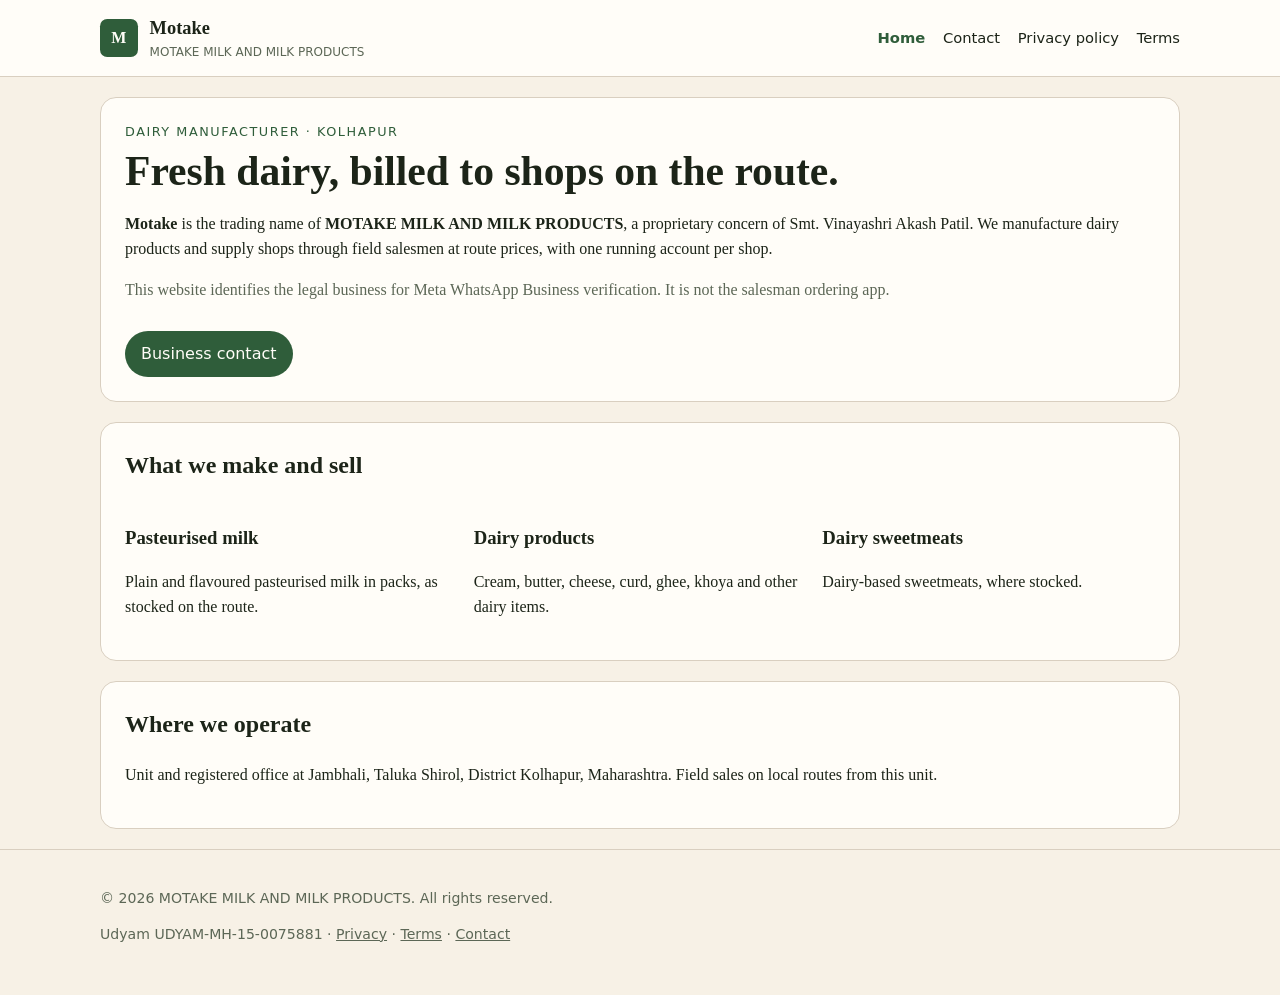
<file: index.html>
<!doctype html>
<html lang="en">
  <head>
    <meta charset="utf-8" />
    <meta name="viewport" content="width=device-width, initial-scale=1" />
    <meta name="facebook-domain-verification" content="4qnhv7jrr1lyb9pyepwz0wpph3diuo" />
    <title>Motake — MOTAKE MILK AND MILK PRODUCTS</title>
    <meta
      name="description"
      content="MOTAKE MILK AND MILK PRODUCTS manufactures and supplies pasteurised milk, curd, ghee, khoya and dairy sweetmeats from Jambhali, Kolhapur."
    />
    <link rel="stylesheet" href="styles.css" />
  </head>
  <body>
    <header class="site-header">
      <div class="wrap">
        <a class="brand" href="index.html">
          <span class="mark">M</span>
          <span>
            <span class="brand-name">Motake</span>
            <span class="brand-legal">MOTAKE MILK AND MILK PRODUCTS</span>
          </span>
        </a>
        <nav aria-label="Primary">
          <a href="index.html" aria-current="page">Home</a>
          <a href="contact.html">Contact</a>
          <a href="privacy.html">Privacy policy</a>
          <a href="terms.html">Terms</a>
        </nav>
      </div>
    </header>

    <main class="wrap">
      <section class="hero">
        <p class="kicker">Dairy manufacturer · Kolhapur</p>
        <h1>Fresh dairy, billed to shops on the route.</h1>
        <p>
          <strong>Motake</strong> is the trading name of
          <strong>MOTAKE MILK AND MILK PRODUCTS</strong>, a proprietary concern of
          Smt. Vinayashri Akash Patil. We manufacture dairy products and supply shops
          through field salesmen at route prices, with one running account per shop.
        </p>
        <p class="muted">
          This website identifies the legal business for Meta WhatsApp Business
          verification. It is not the salesman ordering app.
        </p>
        <a class="cta" href="contact.html">Business contact</a>
      </section>

      <section class="panel">
        <h2>What we make and sell</h2>
        <div class="grid">
          <article class="card">
            <h3>Pasteurised milk</h3>
            <p>Plain and flavoured pasteurised milk in packs, as stocked on the route.</p>
          </article>
          <article class="card">
            <h3>Dairy products</h3>
            <p>Cream, butter, cheese, curd, ghee, khoya and other dairy items.</p>
          </article>
          <article class="card">
            <h3>Dairy sweetmeats</h3>
            <p>Dairy-based sweetmeats, where stocked.</p>
          </article>
        </div>
      </section>

      <section class="panel">
        <h2>Where we operate</h2>
        <p>
          Unit and registered office at Jambhali, Taluka Shirol, District Kolhapur,
          Maharashtra. Field sales on local routes from this unit.
        </p>
      </section>
    </main>

    <footer class="site-footer">
      <div class="wrap">
        <p>© 2026 MOTAKE MILK AND MILK PRODUCTS. All rights reserved.</p>
        <p>
          Udyam UDYAM-MH-15-0075881 ·
          <a href="privacy.html">Privacy</a> · <a href="terms.html">Terms</a> ·
          <a href="contact.html">Contact</a>
        </p>
      </div>
    </footer>
  </body>
</html>
</file>
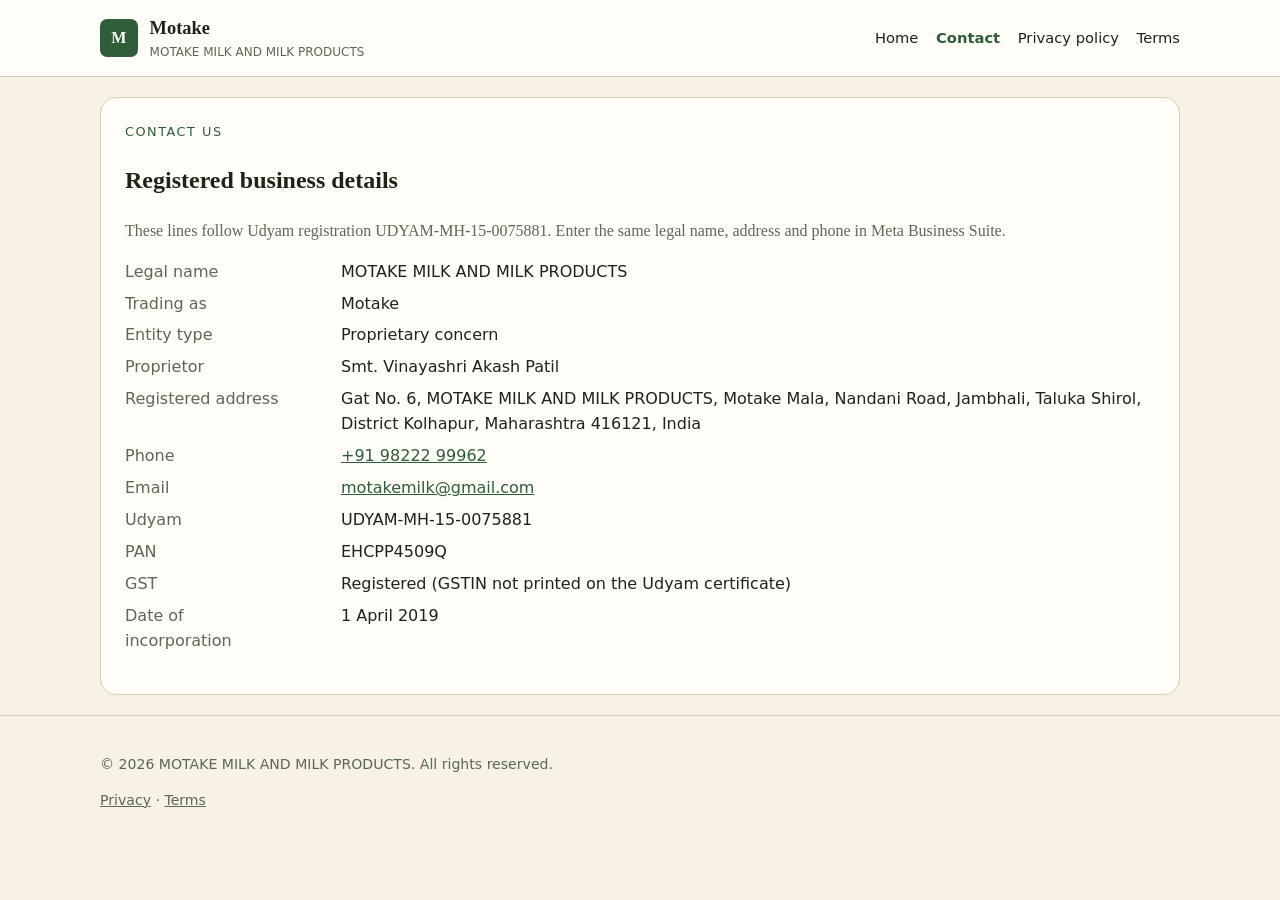
<file: contact.html>
<!doctype html>
<html lang="en">
  <head>
    <meta charset="utf-8" />
    <meta name="viewport" content="width=device-width, initial-scale=1" />
    <title>Contact — MOTAKE MILK AND MILK PRODUCTS</title>
    <meta
      name="description"
      content="Contact MOTAKE MILK AND MILK PRODUCTS, Gat No. 6, Motake Mala, Nandani Road, Jambhali, Kolhapur 416121."
    />
    <link rel="stylesheet" href="styles.css" />
  </head>
  <body>
    <header class="site-header">
      <div class="wrap">
        <a class="brand" href="index.html">
          <span class="mark">M</span>
          <span>
            <span class="brand-name">Motake</span>
            <span class="brand-legal">MOTAKE MILK AND MILK PRODUCTS</span>
          </span>
        </a>
        <nav aria-label="Primary">
          <a href="index.html">Home</a>
          <a href="contact.html" aria-current="page">Contact</a>
          <a href="privacy.html">Privacy policy</a>
          <a href="terms.html">Terms</a>
        </nav>
      </div>
    </header>

    <main class="wrap">
      <section class="panel">
        <p class="kicker">Contact us</p>
        <h1>Registered business details</h1>
        <p class="muted">
          These lines follow Udyam registration UDYAM-MH-15-0075881. Enter the same
          legal name, address and phone in Meta Business Suite.
        </p>
        <dl>
          <dt>Legal name</dt>
          <dd>MOTAKE MILK AND MILK PRODUCTS</dd>
          <dt>Trading as</dt>
          <dd>Motake</dd>
          <dt>Entity type</dt>
          <dd>Proprietary concern</dd>
          <dt>Proprietor</dt>
          <dd>Smt. Vinayashri Akash Patil</dd>
          <dt>Registered address</dt>
          <dd>
            Gat No. 6, MOTAKE MILK AND MILK PRODUCTS, Motake Mala, Nandani Road,
            Jambhali, Taluka Shirol, District Kolhapur, Maharashtra 416121, India
          </dd>
          <dt>Phone</dt>
          <dd><a href="tel:+919822299962">+91 98222 99962</a></dd>
          <dt>Email</dt>
          <dd><a href="mailto:motakemilk@gmail.com">motakemilk@gmail.com</a></dd>
          <dt>Udyam</dt>
          <dd>UDYAM-MH-15-0075881</dd>
          <dt>PAN</dt>
          <dd>EHCPP4509Q</dd>
          <dt>GST</dt>
          <dd>Registered (GSTIN not printed on the Udyam certificate)</dd>
          <dt>Date of incorporation</dt>
          <dd>1 April 2019</dd>
        </dl>
      </section>
    </main>

    <footer class="site-footer">
      <div class="wrap">
        <p>© 2026 MOTAKE MILK AND MILK PRODUCTS. All rights reserved.</p>
        <p><a href="privacy.html">Privacy</a> · <a href="terms.html">Terms</a></p>
      </div>
    </footer>
  </body>
</html>
</file>
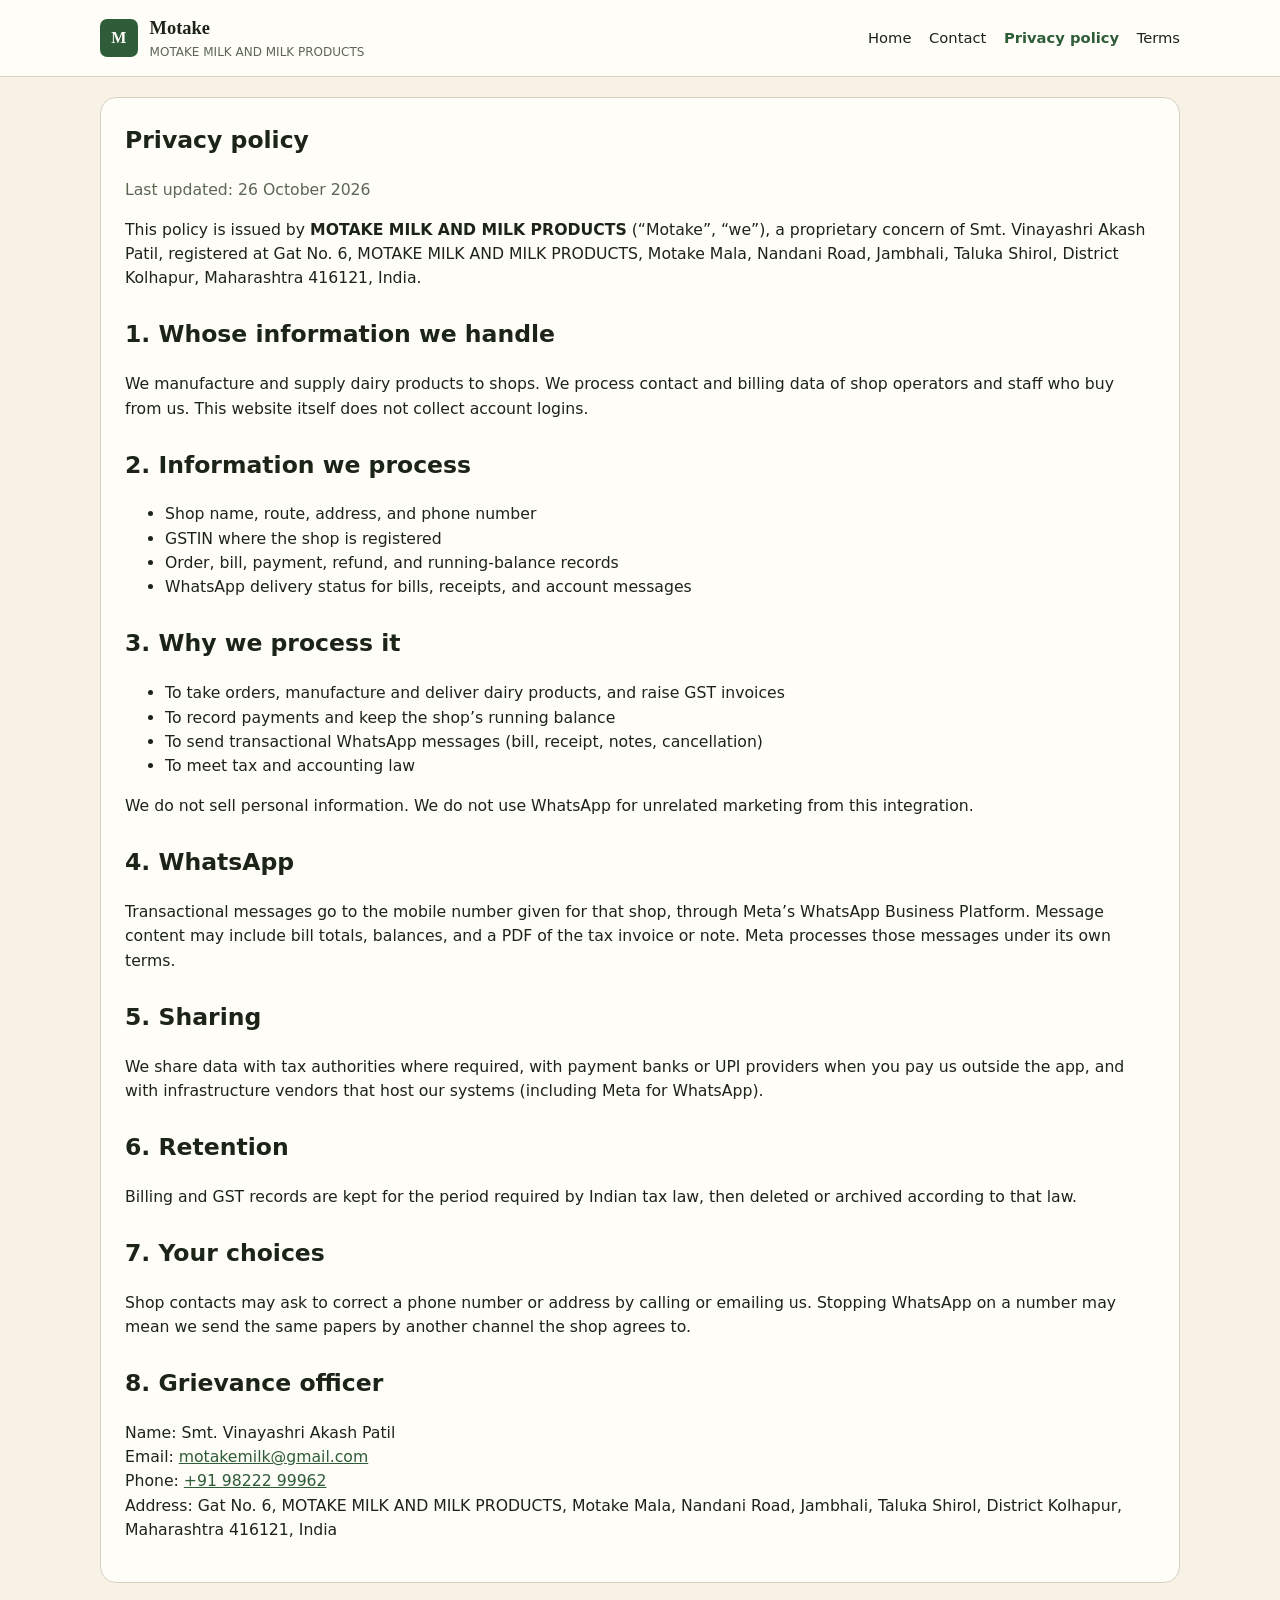
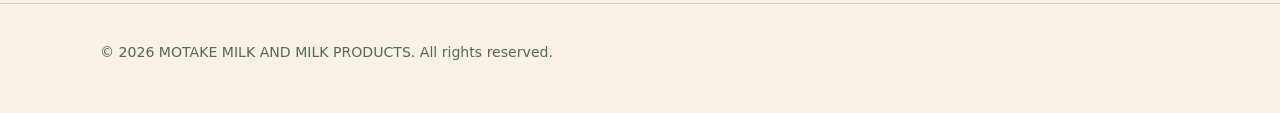
<file: privacy.html>
<!doctype html>
<html lang="en">
  <head>
    <meta charset="utf-8" />
    <meta name="viewport" content="width=device-width, initial-scale=1" />
    <title>Privacy policy — MOTAKE MILK AND MILK PRODUCTS</title>
    <meta
      name="description"
      content="Privacy policy of MOTAKE MILK AND MILK PRODUCTS, trading as Motake."
    />
    <link rel="stylesheet" href="styles.css" />
  </head>
  <body>
    <header class="site-header">
      <div class="wrap">
        <a class="brand" href="index.html">
          <span class="mark">M</span>
          <span>
            <span class="brand-name">Motake</span>
            <span class="brand-legal">MOTAKE MILK AND MILK PRODUCTS</span>
          </span>
        </a>
        <nav aria-label="Primary">
          <a href="index.html">Home</a>
          <a href="contact.html">Contact</a>
          <a href="privacy.html" aria-current="page">Privacy policy</a>
          <a href="terms.html">Terms</a>
        </nav>
      </div>
    </header>

    <main class="wrap">
      <article class="legal">
        <h1>Privacy policy</h1>
        <p class="muted">Last updated: 26 October 2026</p>
        <p>
          This policy is issued by <strong>MOTAKE MILK AND MILK PRODUCTS</strong>
          (“Motake”, “we”), a proprietary concern of Smt. Vinayashri Akash Patil,
          registered at Gat No. 6, MOTAKE MILK AND MILK PRODUCTS, Motake Mala,
          Nandani Road, Jambhali, Taluka Shirol, District Kolhapur, Maharashtra
          416121, India.
        </p>

        <h2>1. Whose information we handle</h2>
        <p>
          We manufacture and supply dairy products to shops. We process contact and
          billing data of shop operators and staff who buy from us. This website
          itself does not collect account logins.
        </p>

        <h2>2. Information we process</h2>
        <ul>
          <li>Shop name, route, address, and phone number</li>
          <li>GSTIN where the shop is registered</li>
          <li>Order, bill, payment, refund, and running-balance records</li>
          <li>WhatsApp delivery status for bills, receipts, and account messages</li>
        </ul>

        <h2>3. Why we process it</h2>
        <ul>
          <li>To take orders, manufacture and deliver dairy products, and raise GST invoices</li>
          <li>To record payments and keep the shop’s running balance</li>
          <li>To send transactional WhatsApp messages (bill, receipt, notes, cancellation)</li>
          <li>To meet tax and accounting law</li>
        </ul>
        <p>
          We do not sell personal information. We do not use WhatsApp for unrelated
          marketing from this integration.
        </p>

        <h2>4. WhatsApp</h2>
        <p>
          Transactional messages go to the mobile number given for that shop, through
          Meta’s WhatsApp Business Platform. Message content may include bill totals,
          balances, and a PDF of the tax invoice or note. Meta processes those
          messages under its own terms.
        </p>

        <h2>5. Sharing</h2>
        <p>
          We share data with tax authorities where required, with payment banks or UPI
          providers when you pay us outside the app, and with infrastructure vendors
          that host our systems (including Meta for WhatsApp).
        </p>

        <h2>6. Retention</h2>
        <p>
          Billing and GST records are kept for the period required by Indian tax law,
          then deleted or archived according to that law.
        </p>

        <h2>7. Your choices</h2>
        <p>
          Shop contacts may ask to correct a phone number or address by calling or
          emailing us. Stopping WhatsApp on a number may mean we send the same papers
          by another channel the shop agrees to.
        </p>

        <h2>8. Grievance officer</h2>
        <p>
          Name: Smt. Vinayashri Akash Patil<br />
          Email: <a href="mailto:motakemilk@gmail.com">motakemilk@gmail.com</a><br />
          Phone: <a href="tel:+919822299962">+91 98222 99962</a><br />
          Address: Gat No. 6, MOTAKE MILK AND MILK PRODUCTS, Motake Mala, Nandani
          Road, Jambhali, Taluka Shirol, District Kolhapur, Maharashtra 416121, India
        </p>
      </article>
    </main>

    <footer class="site-footer">
      <div class="wrap">
        <p>© 2026 MOTAKE MILK AND MILK PRODUCTS. All rights reserved.</p>
      </div>
    </footer>
  </body>
</html>
</file>
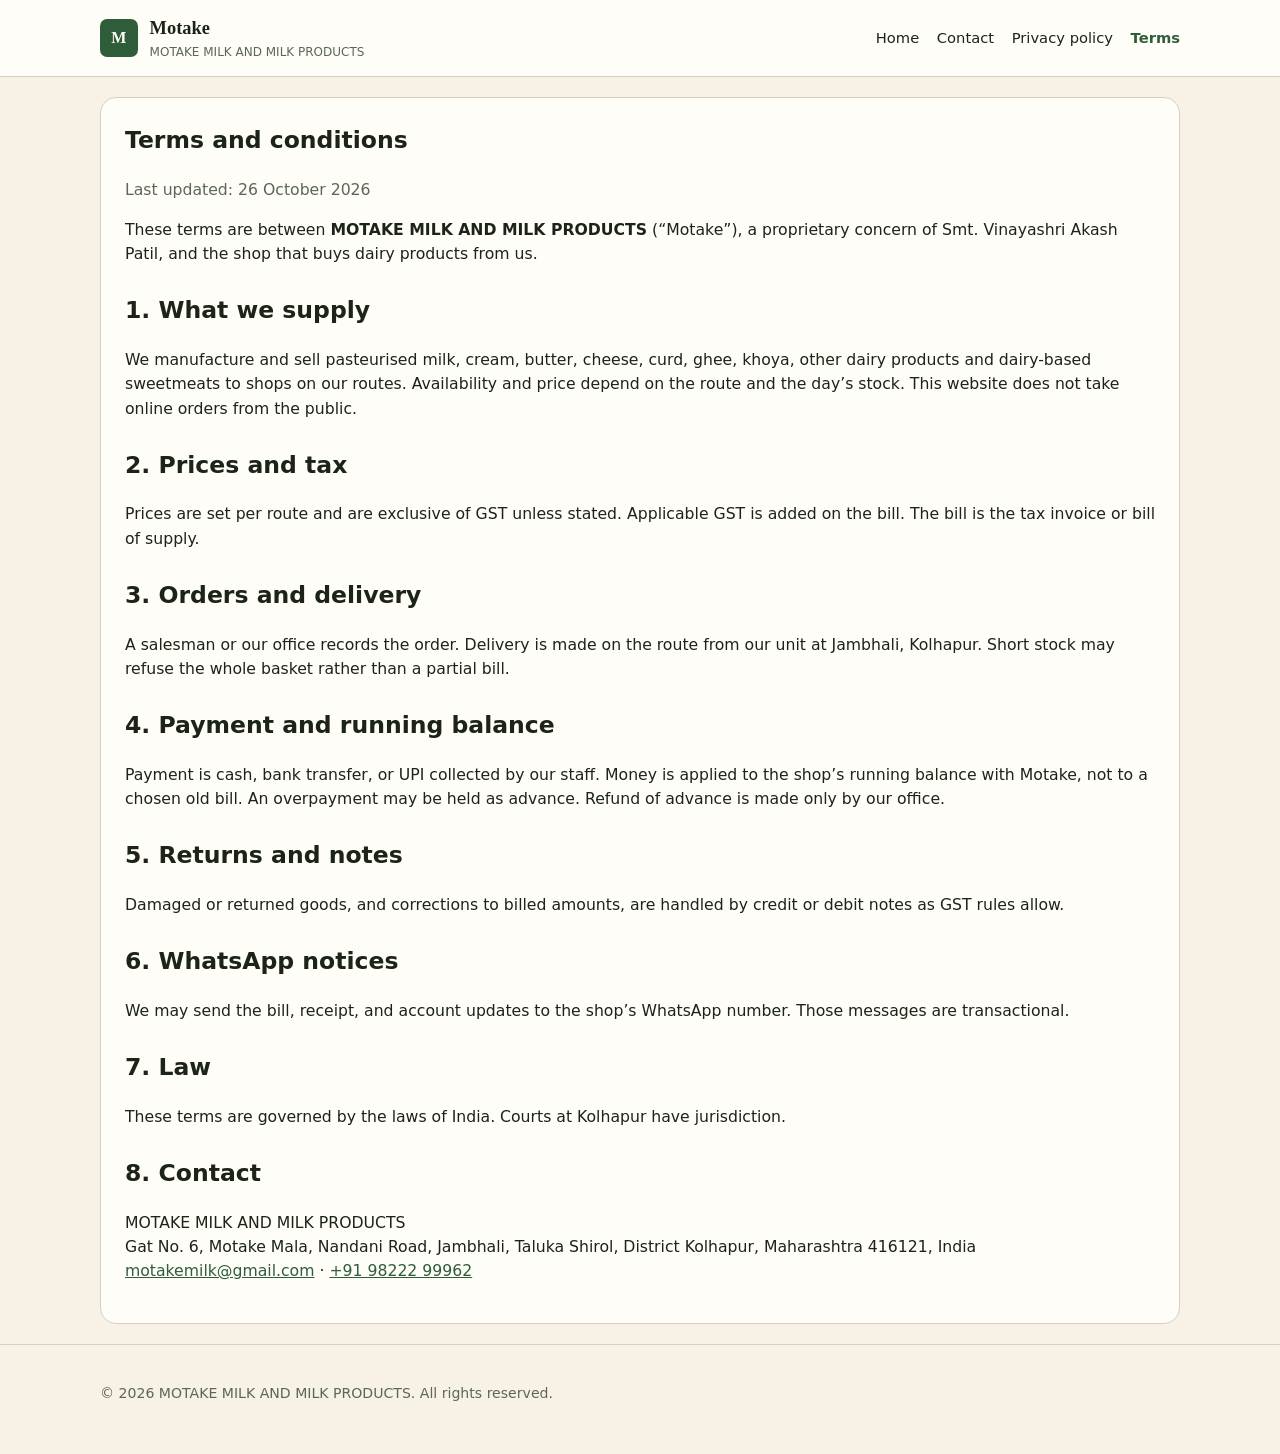
<file: terms.html>
<!doctype html>
<html lang="en">
  <head>
    <meta charset="utf-8" />
    <meta name="viewport" content="width=device-width, initial-scale=1" />
    <title>Terms and conditions — MOTAKE MILK AND MILK PRODUCTS</title>
    <meta
      name="description"
      content="Terms of sale for MOTAKE MILK AND MILK PRODUCTS, trading as Motake."
    />
    <link rel="stylesheet" href="styles.css" />
  </head>
  <body>
    <header class="site-header">
      <div class="wrap">
        <a class="brand" href="index.html">
          <span class="mark">M</span>
          <span>
            <span class="brand-name">Motake</span>
            <span class="brand-legal">MOTAKE MILK AND MILK PRODUCTS</span>
          </span>
        </a>
        <nav aria-label="Primary">
          <a href="index.html">Home</a>
          <a href="contact.html">Contact</a>
          <a href="privacy.html">Privacy policy</a>
          <a href="terms.html" aria-current="page">Terms</a>
        </nav>
      </div>
    </header>

    <main class="wrap">
      <article class="legal">
        <h1>Terms and conditions</h1>
        <p class="muted">Last updated: 26 October 2026</p>
        <p>
          These terms are between
          <strong>MOTAKE MILK AND MILK PRODUCTS</strong> (“Motake”), a proprietary
          concern of Smt. Vinayashri Akash Patil, and the shop that buys dairy
          products from us.
        </p>

        <h2>1. What we supply</h2>
        <p>
          We manufacture and sell pasteurised milk, cream, butter, cheese, curd, ghee,
          khoya, other dairy products and dairy-based sweetmeats to shops on our
          routes. Availability and price depend on the route and the day’s stock. This
          website does not take online orders from the public.
        </p>

        <h2>2. Prices and tax</h2>
        <p>
          Prices are set per route and are exclusive of GST unless stated. Applicable
          GST is added on the bill. The bill is the tax invoice or bill of supply.
        </p>

        <h2>3. Orders and delivery</h2>
        <p>
          A salesman or our office records the order. Delivery is made on the route
          from our unit at Jambhali, Kolhapur. Short stock may refuse the whole basket
          rather than a partial bill.
        </p>

        <h2>4. Payment and running balance</h2>
        <p>
          Payment is cash, bank transfer, or UPI collected by our staff. Money is
          applied to the shop’s running balance with Motake, not to a chosen old bill.
          An overpayment may be held as advance. Refund of advance is made only by our
          office.
        </p>

        <h2>5. Returns and notes</h2>
        <p>
          Damaged or returned goods, and corrections to billed amounts, are handled by
          credit or debit notes as GST rules allow.
        </p>

        <h2>6. WhatsApp notices</h2>
        <p>
          We may send the bill, receipt, and account updates to the shop’s WhatsApp
          number. Those messages are transactional.
        </p>

        <h2>7. Law</h2>
        <p>
          These terms are governed by the laws of India. Courts at Kolhapur have
          jurisdiction.
        </p>

        <h2>8. Contact</h2>
        <p>
          MOTAKE MILK AND MILK PRODUCTS<br />
          Gat No. 6, Motake Mala, Nandani Road, Jambhali, Taluka Shirol, District
          Kolhapur, Maharashtra 416121, India<br />
          <a href="mailto:motakemilk@gmail.com">motakemilk@gmail.com</a> ·
          <a href="tel:+919822299962">+91 98222 99962</a>
        </p>
      </article>
    </main>

    <footer class="site-footer">
      <div class="wrap">
        <p>© 2026 MOTAKE MILK AND MILK PRODUCTS. All rights reserved.</p>
      </div>
    </footer>
  </body>
</html>
</file>
<file: styles.css>
:root {
  --cream: #f7f1e6;
  --paper: #fffdf8;
  --ink: #1c2418;
  --muted: #5c6756;
  --line: #d9cfc0;
  --green: #2f5d3a;
  --green-dark: #23462c;
  --gold: #c4a35a;
}

*,
*::before,
*::after {
  box-sizing: border-box;
}

html {
  scroll-behavior: smooth;
}

body {
  margin: 0;
  color: var(--ink);
  background: var(--cream);
  font-family: "Iowan Old Style", "Palatino Linotype", Palatino, "Times New Roman", serif;
  line-height: 1.55;
}

a {
  color: var(--green);
}

.wrap {
  width: min(1080px, calc(100% - 2rem));
  margin: 0 auto;
}

.site-header {
  background: var(--paper);
  border-bottom: 1px solid var(--line);
}

.site-header .wrap {
  display: flex;
  align-items: center;
  justify-content: space-between;
  gap: 1rem;
  padding: 0.9rem 0;
}

.brand {
  display: flex;
  align-items: center;
  gap: 0.7rem;
  color: inherit;
  text-decoration: none;
}

.mark {
  display: grid;
  place-items: center;
  width: 2.4rem;
  height: 2.4rem;
  border-radius: 0.45rem;
  background: var(--green);
  color: var(--paper);
  font-weight: 700;
  letter-spacing: 0.04em;
}

.brand-name {
  font-size: 1.15rem;
  font-weight: 700;
}

.brand-legal {
  display: block;
  color: var(--muted);
  font-size: 0.75rem;
  font-family: ui-sans-serif, system-ui, sans-serif;
}

nav {
  display: flex;
  flex-wrap: wrap;
  gap: 0.9rem 1.1rem;
  font-family: ui-sans-serif, system-ui, sans-serif;
  font-size: 0.92rem;
}

nav a {
  color: var(--ink);
  text-decoration: none;
}

nav a[aria-current="page"] {
  color: var(--green);
  font-weight: 600;
}

.hero,
.panel {
  background: var(--paper);
  border: 1px solid var(--line);
  border-radius: 1rem;
  padding: 1.5rem;
  margin: 1.25rem 0;
}

.hero h1 {
  margin: 0 0 0.6rem;
  font-size: clamp(1.8rem, 4vw, 2.6rem);
  line-height: 1.15;
}

.kicker {
  margin: 0 0 0.4rem;
  color: var(--green);
  font-family: ui-sans-serif, system-ui, sans-serif;
  font-size: 0.8rem;
  letter-spacing: 0.12em;
  text-transform: uppercase;
}

.grid {
  display: grid;
  grid-template-columns: repeat(auto-fit, minmax(220px, 1fr));
  gap: 1rem;
}

.card h2,
.panel h2,
.legal h1 {
  margin-top: 0;
}

.muted {
  color: var(--muted);
}

.placeholder {
  background: #fff6d6;
  border-bottom: 1px dashed #b58b12;
  padding: 0 0.15em;
}

.cta {
  display: inline-block;
  margin-top: 0.8rem;
  padding: 0.65rem 1rem;
  border-radius: 999px;
  background: var(--green);
  color: var(--paper);
  text-decoration: none;
  font-family: ui-sans-serif, system-ui, sans-serif;
}

.cta:hover {
  background: var(--green-dark);
}

dl {
  display: grid;
  grid-template-columns: 10rem 1fr;
  gap: 0.45rem 1rem;
  font-family: ui-sans-serif, system-ui, sans-serif;
}

dt {
  color: var(--muted);
}

.legal {
  background: var(--paper);
  border: 1px solid var(--line);
  border-radius: 1rem;
  padding: 1.5rem;
  margin: 1.25rem 0;
  font-family: ui-sans-serif, system-ui, sans-serif;
  font-size: 0.98rem;
}

.legal h2 {
  margin-top: 1.6rem;
}

.site-footer {
  border-top: 1px solid var(--line);
  padding: 1.5rem 0 2.2rem;
  color: var(--muted);
  font-family: ui-sans-serif, system-ui, sans-serif;
  font-size: 0.88rem;
}

.site-footer a {
  color: var(--muted);
}

@media (max-width: 720px) {
  .site-header .wrap {
    flex-direction: column;
    align-items: flex-start;
  }

  dl {
    grid-template-columns: 1fr;
  }
}
</file>
